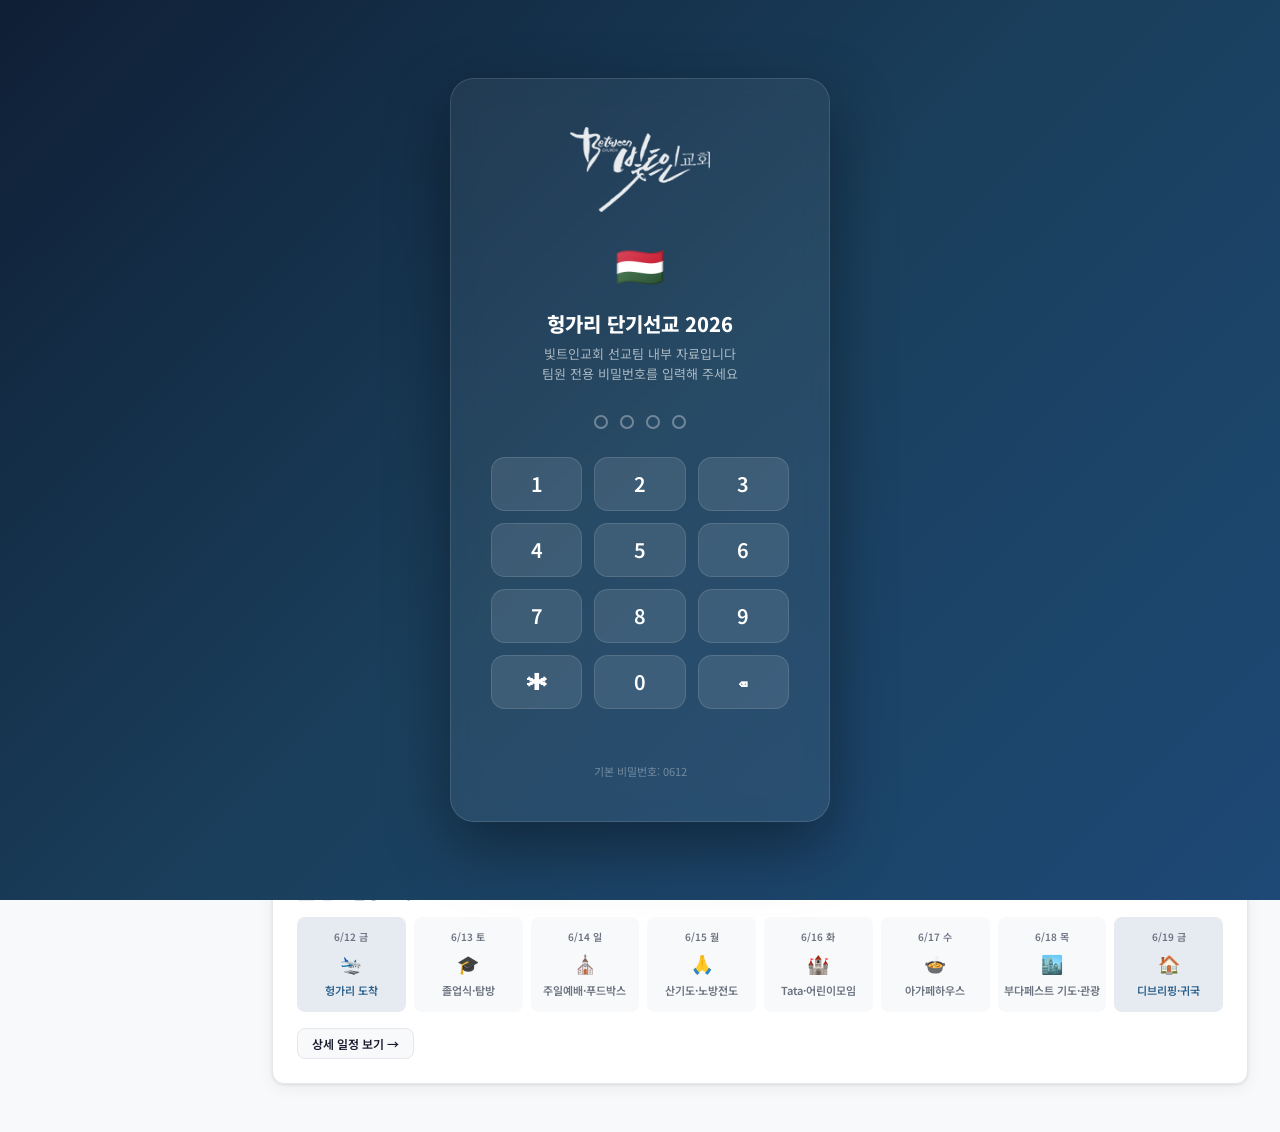
<file: index.html>
<!DOCTYPE html>
<html lang="ko">
<head>
  <meta charset="UTF-8" />
  <meta name="viewport" content="width=device-width, initial-scale=1.0" />
  <title>헝가리 단기선교 2026 | 빛트인교회</title>
  <link rel="icon" href="favicon.ico" />
  <link rel="stylesheet" href="css/style.css" />
  <link rel="preconnect" href="https://fonts.googleapis.com" />
  <link href="https://fonts.googleapis.com/css2?family=Noto+Sans+KR:wght@400;500;600;700;800&display=swap" rel="stylesheet" />
</head>
<body>

<!-- ===== LOCK SCREEN ===== -->
<div class="lock-screen" id="lockScreen">
  <div class="lock-box" id="lockBox">
    <img src="images/between_logo.png" class="lock-logo" alt="빛트인교회" />
    <span class="lock-flag">🇭🇺</span>
    <div class="lock-title">헝가리 단기선교 2026</div>
    <div class="lock-subtitle">빛트인교회 선교팀 내부 자료입니다<br>팀원 전용 비밀번호를 입력해 주세요</div>
    <div class="lock-dots" id="lockDots">
      <div class="lock-dot" id="dot0"></div>
      <div class="lock-dot" id="dot1"></div>
      <div class="lock-dot" id="dot2"></div>
      <div class="lock-dot" id="dot3"></div>
    </div>
    <div class="lock-numpad">
      <button class="lock-key" onclick="lockInput('1')">1</button>
      <button class="lock-key" onclick="lockInput('2')">2</button>
      <button class="lock-key" onclick="lockInput('3')">3</button>
      <button class="lock-key" onclick="lockInput('4')">4</button>
      <button class="lock-key" onclick="lockInput('5')">5</button>
      <button class="lock-key" onclick="lockInput('6')">6</button>
      <button class="lock-key" onclick="lockInput('7')">7</button>
      <button class="lock-key" onclick="lockInput('8')">8</button>
      <button class="lock-key" onclick="lockInput('9')">9</button>
      <button class="lock-key" onclick="lockInput('*')">✱</button>
      <button class="lock-key" onclick="lockInput('0')">0</button>
      <button class="lock-key del" onclick="lockDelete()">⌫</button>
    </div>
    <div class="lock-error-msg" id="lockError"></div>
    <div class="lock-hint">기본 비밀번호: 0612</div>
  </div>
</div>

<!-- 모바일 토글 -->
<button class="sidebar-toggle" onclick="toggleSidebar()" aria-label="메뉴">☰</button>
<div class="sidebar-overlay" id="sidebarOverlay" onclick="toggleSidebar()"></div>

<!-- ===== SIDEBAR ===== -->
<aside class="sidebar" id="sidebar">
  <div class="sidebar-logo">
    <img src="images/between_logo.png"
         class="church-logo" alt="빛트인교회" />
    <div class="mission-name">
      <span class="flag">🇭🇺</span>헝가리 단기선교<br><span style="font-size:11px;opacity:.7;font-weight:500;">자료 모음 · 팀원 전용</span>
    </div>
    <span class="date-badge">6.12 – 6.19, 2026</span>
  </div>

  <nav class="sidebar-nav">
    <div class="nav-section-label">메인</div>
    <button class="nav-item active" onclick="showPage('home', this)">
      <span class="nav-icon">🏠</span> 홈 대시보드
    </button>

    <div class="nav-section-label">자료</div>
    <button class="nav-item" onclick="showPage('notice', this)">
      <span class="nav-icon">📢</span> 공지사항
      <span class="nav-badge new" id="notice-badge">3</span>
    </button>
    <button class="nav-item" onclick="showPage('schedule', this)">
      <span class="nav-icon">📅</span> 일정표
    </button>
    <button class="nav-item" onclick="showPage('prayer', this)">
      <span class="nav-icon">🙏</span> 기도제목
    </button>
    <button class="nav-item" onclick="showPage('team', this)">
      <span class="nav-icon">👥</span> 팀원 소개
    </button>
    <button class="nav-item" onclick="showPage('docs', this)">
      <span class="nav-icon">📄</span> 준비 문서
    </button>
    <button class="nav-item" onclick="showPage('gallery', this)">
      <span class="nav-icon">📸</span> 사진·영상
    </button>
    <button class="nav-item" onclick="showPage('support', this)">
      <span class="nav-icon">💛</span> 헌금·후원
    </button>
    <button class="nav-item" onclick="showPage('reports', this)">
      <span class="nav-icon">✍️</span> 보고서·나눔글
    </button>
  </nav>

  <div class="sidebar-footer">
    <span class="d-day" id="ddayCount">D-??</span>
    <span>출발까지</span>
  </div>
</aside>

<!-- ===== MAIN CONTENT ===== -->
<main class="main-content">

  <!-- ① 홈 대시보드 -->
  <section class="section-page active" id="page-home">
    <div class="hero-banner">
      <h2>🇭🇺 헝가리 단기선교 2026</h2>
      <p>빛트인교회(Between Church) | 하나님의 나라를 헝가리에서 경험하다</p>
      <div class="hero-meta">
        <span>📅 6월 12일 – 6월 19일</span>
        <span>✈️ 부다페스트</span>
        <span>🕊️ 단기선교</span>
      </div>
    </div>

    <div class="grid-4 mb-24">
      <div class="stat-card">
        <div class="stat-icon">📅</div>
        <div class="stat-value">8</div>
        <div class="stat-label">선교 일수</div>
      </div>
      <div class="stat-card">
        <div class="stat-icon">👥</div>
        <div class="stat-value" id="memberCount">0</div>
        <div class="stat-label">팀원 수</div>
      </div>
      <div class="stat-card">
        <div class="stat-icon">🙏</div>
        <div class="stat-value">12</div>
        <div class="stat-label">기도제목</div>
      </div>
      <div class="stat-card">
        <div class="stat-icon">📄</div>
        <div class="stat-value">8</div>
        <div class="stat-label">준비 문서</div>
      </div>
    </div>

    <div class="grid-2">
      <!-- 최신 공지 -->
      <div class="card">
        <div class="card-title">📢 최신 공지사항</div>
        <ul class="notice-list">
          <li class="notice-item" onclick="showPage('notice', document.querySelector('[onclick*=notice]'))">
            <span class="notice-badge badge-important">중요</span>
            <div>
              <div class="notice-title">여권 사본 및 보험 증서 제출 안내</div>
              <div class="notice-date">2026.05.20</div>
            </div>
          </li>
          <li class="notice-item" onclick="showPage('notice', document.querySelector('[onclick*=notice]'))">
            <span class="notice-badge badge-general">일반</span>
            <div>
              <div class="notice-title">선교 준비물 최종 체크리스트 공유</div>
              <div class="notice-date">2026.05.15</div>
            </div>
          </li>
        </ul>
        <button class="btn btn-secondary btn-sm mt-16" onclick="showPage('notice', document.querySelector('[onclick*=notice]'))">전체 보기 →</button>
      </div>

      <!-- 이번 주 기도제목 -->
      <div class="card">
        <div class="card-title">🙏 이번 주 기도제목</div>
        <div style="display:flex;flex-direction:column;gap:10px;">
          <div style="padding:12px;background:var(--bg);border-radius:8px;border-left:3px solid var(--primary)">
            <div style="font-size:12px;font-weight:700;color:var(--primary);margin-bottom:4px;">팀원을 위해</div>
            <div style="font-size:13px;color:var(--text);">각 팀원이 건강하게 준비하며, 마음의 두려움 없이 믿음으로 나아가게 하소서</div>
          </div>
          <div style="padding:12px;background:var(--bg);border-radius:8px;border-left:3px solid var(--accent)">
            <div style="font-size:12px;font-weight:700;color:var(--accent);margin-bottom:4px;">현지를 위해</div>
            <div style="font-size:13px;color:var(--text);">헝가리 현지 교회와의 협력이 풍성하게 열리게 하소서</div>
          </div>
          <div style="padding:12px;background:var(--bg);border-radius:8px;border-left:3px solid var(--success)">
            <div style="font-size:12px;font-weight:700;color:var(--success);margin-bottom:4px;">후원을 위해</div>
            <div style="font-size:13px;color:var(--text);">선교비가 필요한 만큼 채워지며 후원자들에게 하나님의 은혜가 임하게 하소서</div>
          </div>
        </div>
        <button class="btn btn-secondary btn-sm mt-16" onclick="showPage('prayer', document.querySelector('[onclick*=prayer]'))">전체 기도제목 →</button>
      </div>
    </div>

    <!-- 일정 요약 -->
    <div class="card mt-16">
      <div class="card-title">📅 선교 일정 요약</div>
      <div style="display:grid;grid-template-columns:repeat(8,1fr);gap:8px;text-align:center;">
        <div style="padding:12px 4px;border-radius:8px;background:rgba(44,95,138,.12);">
          <div style="font-size:10px;color:var(--text-muted);font-weight:600;">6/12 금</div>
          <div style="font-size:18px;margin:4px 0;">🛬</div>
          <div style="font-size:11px;font-weight:600;color:var(--primary);">헝가리 도착</div>
        </div>
        <div style="padding:12px 4px;border-radius:8px;background:var(--bg);">
          <div style="font-size:10px;color:var(--text-muted);font-weight:600;">6/13 토</div>
          <div style="font-size:18px;margin:4px 0;">🎓</div>
          <div style="font-size:11px;font-weight:600;color:var(--text-muted);">졸업식·탐방</div>
        </div>
        <div style="padding:12px 4px;border-radius:8px;background:var(--bg);">
          <div style="font-size:10px;color:var(--text-muted);font-weight:600;">6/14 일</div>
          <div style="font-size:18px;margin:4px 0;">⛪</div>
          <div style="font-size:11px;font-weight:600;color:var(--text-muted);">주일예배·푸드박스</div>
        </div>
        <div style="padding:12px 4px;border-radius:8px;background:var(--bg);">
          <div style="font-size:10px;color:var(--text-muted);font-weight:600;">6/15 월</div>
          <div style="font-size:18px;margin:4px 0;">🙏</div>
          <div style="font-size:11px;font-weight:600;color:var(--text-muted);">산기도·노방전도</div>
        </div>
        <div style="padding:12px 4px;border-radius:8px;background:var(--bg);">
          <div style="font-size:10px;color:var(--text-muted);font-weight:600;">6/16 화</div>
          <div style="font-size:18px;margin:4px 0;">🏰</div>
          <div style="font-size:11px;font-weight:600;color:var(--text-muted);">Tata·어린이모임</div>
        </div>
        <div style="padding:12px 4px;border-radius:8px;background:var(--bg);">
          <div style="font-size:10px;color:var(--text-muted);font-weight:600;">6/17 수</div>
          <div style="font-size:18px;margin:4px 0;">🍲</div>
          <div style="font-size:11px;font-weight:600;color:var(--text-muted);">아가페하우스</div>
        </div>
        <div style="padding:12px 4px;border-radius:8px;background:var(--bg);">
          <div style="font-size:10px;color:var(--text-muted);font-weight:600;">6/18 목</div>
          <div style="font-size:18px;margin:4px 0;">🏙️</div>
          <div style="font-size:11px;font-weight:600;color:var(--text-muted);">부다페스트 기도·관광</div>
        </div>
        <div style="padding:12px 4px;border-radius:8px;background:rgba(44,95,138,.12);">
          <div style="font-size:10px;color:var(--text-muted);font-weight:600;">6/19 금</div>
          <div style="font-size:18px;margin:4px 0;">🏠</div>
          <div style="font-size:11px;font-weight:600;color:var(--primary);">디브리핑·귀국</div>
        </div>
      </div>
      <button class="btn btn-secondary btn-sm mt-16" onclick="showPage('schedule', document.querySelector('[onclick*=schedule]'))">상세 일정 보기 →</button>
    </div>
  </section>

  <!-- ② 공지사항 -->
  <section class="section-page" id="page-notice">
    <div class="page-header">
      <h1>📢 공지사항</h1>
      <p>선교팀 전체 공지 및 중요 안내사항</p>
    </div>
    <div class="card">
      <ul class="notice-list" id="noticeList">
        <li class="notice-item" onclick="openNoticeModal(0)">
          <span class="notice-badge badge-important">중요</span>
          <div style="flex:1">
            <div class="notice-title">여권 사본 및 보험 증서 제출 안내</div>
            <div class="notice-date">2026.05.20 · 팀장</div>
          </div>
          <span style="color:var(--text-muted);font-size:18px;">›</span>
        </li>
        <li class="notice-item" onclick="openNoticeModal(2)">
          <span class="notice-badge badge-general">일반</span>
          <div style="flex:1">
            <div class="notice-title">선교 준비물 최종 체크리스트 공유</div>
            <div class="notice-date">2026.05.15 · 총무</div>
          </div>
          <span style="color:var(--text-muted);font-size:18px;">›</span>
        </li>
        <li class="notice-item" onclick="openNoticeModal(3)">
          <span class="notice-badge badge-general">일반</span>
          <div style="flex:1">
            <div class="notice-title">선교지 현지 교회 소개 및 협력 사역 개요</div>
            <div class="notice-date">2026.05.10 · 선교부</div>
          </div>
          <span style="color:var(--text-muted);font-size:18px;">›</span>
        </li>
        <li class="notice-item" onclick="openNoticeModal(4)">
          <span class="notice-badge badge-general">일반</span>
          <div style="flex:1">
            <div class="notice-title">헝가리 문화·예절 기본 안내</div>
            <div class="notice-date">2026.05.08 · 선교부</div>
          </div>
          <span style="color:var(--text-muted);font-size:18px;">›</span>
        </li>
      </ul>
    </div>

    <!-- 공지 작성 폼 -->
    <div class="card">
      <div class="card-title">✏️ 공지 작성</div>
      <div class="form-group">
        <label class="form-label">분류</label>
        <select class="form-select" id="noticeType">
          <option value="important">중요</option>
          <option value="new">NEW</option>
          <option value="general" selected>일반</option>
        </select>
      </div>
      <div class="form-group">
        <label class="form-label">제목</label>
        <input type="text" class="form-input" id="noticeTitle" placeholder="공지 제목을 입력하세요" />
      </div>
      <div class="form-group">
        <label class="form-label">내용</label>
        <textarea class="form-textarea" id="noticeContent" placeholder="공지 내용을 입력하세요"></textarea>
      </div>
      <button class="btn btn-primary" onclick="addNotice()">📢 공지 등록</button>
    </div>
  </section>

  <!-- ③ 일정표 -->
  <section class="section-page" id="page-schedule">
    <div class="page-header">
      <h1>📅 선교 일정표</h1>
      <p>2026년 6월 12일(금) – 6월 19일(금) · 헝가리 · 일로나 선교사님과 함께</p>
    </div>

    <!-- Day 1 : 6/12 금 -->
    <div class="card schedule-day">
      <div class="day-header">
        <div class="day-circle" style="background:var(--primary);">
          <span style="font-size:9px">DAY</span>1
        </div>
        <div class="day-info">
          <h3>6월 12일 (금) — 헝가리 도착</h3>
          <p>🍽 저녁: 일로나 선교사님 · 숙소 인근 식당</p>
        </div>
      </div>
      <div class="timeline">
        <div class="timeline-item">
          <span class="timeline-time">오후</span>
          <div class="timeline-content">
            <div class="timeline-title">헝가리 도착 및 숙소 체크인</div>
            <div class="timeline-desc">로밍 / 환전 확인 · 목사님 독방, 미국 친구+성준, 여자 3명 한 방</div>
            <span class="timeline-tag tag-move">이동</span>
          </div>
        </div>
        <div class="timeline-item">
          <span class="timeline-time">저녁</span>
          <div class="timeline-content">
            <div class="timeline-title">숙소 인근 식당에서 저녁 식사</div>
            <div class="timeline-desc">일로나 선교사님과 함께</div>
            <span class="timeline-tag tag-rest">교제</span>
          </div>
        </div>
      </div>
    </div>

    <!-- Day 2 : 6/13 토 -->
    <div class="card schedule-day">
      <div class="day-header">
        <div class="day-circle">
          <span style="font-size:9px">DAY</span>2
        </div>
        <div class="day-info">
          <h3>6월 13일 (토) — 졸업식 & 부다페스트 탐방</h3>
          <p>🍽 점심: 일로나 시어머님 · 저녁: 외식 (마가렛 아일랜드 랑고쉬)</p>
        </div>
      </div>
      <div class="timeline">
        <div class="timeline-item">
          <span class="timeline-time">오전 10:00</span>
          <div class="timeline-content">
            <div class="timeline-title">조안이 졸업식 참여</div>
            <div class="timeline-desc">졸업 선물 준비 · 아침: 토스트·시리얼</div>
            <span class="timeline-tag tag-rest">교제</span>
          </div>
        </div>
        <div class="timeline-item">
          <span class="timeline-time">오후</span>
          <div class="timeline-content">
            <div class="timeline-title">선교사 간증: 사역 이야기 공유 및 질의응답</div>
            <div class="timeline-desc">일로나 선교사님의 현지 사역 나눔</div>
            <span class="timeline-tag tag-ministry">사역</span>
          </div>
        </div>
        <div class="timeline-item">
          <span class="timeline-time">저녁 4~5시</span>
          <div class="timeline-content">
            <div class="timeline-title">부다페스트 구경 — 마가렛 아일랜드</div>
            <div class="timeline-desc">차를 타고 이동 · 랑고쉬(헝가리 전통 빵) 먹기</div>
            <span class="timeline-tag tag-move">문화탐방</span>
          </div>
        </div>
      </div>
    </div>

    <!-- Day 3 : 6/14 일 -->
    <div class="card schedule-day">
      <div class="day-header">
        <div class="day-circle">
          <span style="font-size:9px">DAY</span>3
        </div>
        <div class="day-info">
          <h3>6월 14일 (일) — 주일예배 & 푸드박스 전달</h3>
          <p>🍽 점심: 시어머님 · 저녁: 쌀국수 외식</p>
        </div>
      </div>
      <div class="timeline">
        <div class="timeline-item">
          <span class="timeline-time">오전</span>
          <div class="timeline-content">
            <div class="timeline-title">주일예배: 찬양 및 영어 간증 사역 (Erd 교회)</div>
            <div class="timeline-desc">찬양: 빛 되신 주 · 영어 간증 (1절 헝가리어, 2절 한국어) · 한국어 찬양: 주의 이름 높이며 · 헝가리어 찬양: 좋으신 하나님</div>
            <span class="timeline-tag tag-worship">예배</span>
          </div>
        </div>
        <div class="timeline-item">
          <span class="timeline-time">오후</span>
          <div class="timeline-content">
            <div class="timeline-title">가정방문: 어려운 5가정에 Food Box 전달</div>
            <div class="timeline-desc">푸드박스 함께 만들기 (식용유·밀가루 등 약 6가정) · 기도하고 복음 전하기 · 사영리 준비 필요</div>
            <span class="timeline-tag tag-evangelism">전도</span>
          </div>
        </div>
      </div>
    </div>

    <!-- Day 4 : 6/15 월 -->
    <div class="card schedule-day">
      <div class="day-header">
        <div class="day-circle">
          <span style="font-size:9px">DAY</span>4
        </div>
        <div class="day-info">
          <h3>6월 15일 (월) — 산기도 & 노방전도</h3>
          <p>🍽 점심: 잼·빵 지참 · 저녁: 한국 음식 (10인분 준비)</p>
        </div>
      </div>
      <div class="timeline">
        <div class="timeline-item">
          <span class="timeline-time">오전</span>
          <div class="timeline-content">
            <div class="timeline-title">산기도 — Ófalu 동산</div>
            <div class="timeline-desc">지역 복음화를 위한 기도 및 찬양</div>
            <span class="timeline-tag tag-worship">기도</span>
          </div>
        </div>
        <div class="timeline-item">
          <span class="timeline-time">오후</span>
          <div class="timeline-content">
            <div class="timeline-title">노방전도 — Stopshop 번화가 (H&M 도로)</div>
            <div class="timeline-desc">헝가리어 사영리 연습 · 전도지와 함께 줄 소품 준비 (휴지·포스트잇 등, 음식 제외) · 헝가리 선교사님들도 함께 · 허가 완료</div>
            <span class="timeline-tag tag-evangelism">전도</span>
          </div>
        </div>
      </div>
    </div>

    <!-- Day 5 : 6/16 화 -->
    <div class="card schedule-day">
      <div class="day-header">
        <div class="day-circle">
          <span style="font-size:9px">DAY</span>5
        </div>
        <div class="day-info">
          <h3>6월 16일 (화) — Tata 문화탐방 & 어린이 모임</h3>
          <p>🍽 점심: Tata / Grill étterem (외식) · 저녁: Burger King (외식)</p>
        </div>
      </div>
      <div class="timeline">
        <div class="timeline-item">
          <span class="timeline-time">오전</span>
          <div class="timeline-content">
            <div class="timeline-title">문화탐방 — Tata 호수 및 작은 궁전 방문</div>
            <div class="timeline-desc">Tatai Kastély 성 방문 고려 (입장료 유료) · 간단한 간식 지참</div>
            <span class="timeline-tag tag-move">문화탐방</span>
          </div>
        </div>
        <div class="timeline-item">
          <span class="timeline-time">오후</span>
          <div class="timeline-content">
            <div class="timeline-title">어린이 모임 — Szelkut 교회 (10~16세, 약 10명)</div>
            <div class="timeline-desc">영어 메시지 · 짧은 설교 · 간단한 게임 · 율동 · 만들기 (1시간 이내) · 한국 간식 선물 (키링 제외) · 일로나 선교사님 통역</div>
            <span class="timeline-tag tag-ministry">사역</span>
          </div>
        </div>
      </div>
    </div>

    <!-- Day 6 : 6/17 수 -->
    <div class="card schedule-day">
      <div class="day-header">
        <div class="day-circle">
          <span style="font-size:9px">DAY</span>6
        </div>
        <div class="day-info">
          <h3>6월 17일 (수) — 아가페 하우스 장애인 센터</h3>
          <p>🍽 점심: 굴라쉬 (센터에서 직접 조리) · 저녁: 한국 음식 누들 (10인분)</p>
        </div>
      </div>
      <div class="timeline">
        <div class="timeline-item">
          <span class="timeline-time">오전</span>
          <div class="timeline-content">
            <div class="timeline-title">아가페 하우스 — 장애인 센터 방문 및 장보기</div>
            <div class="timeline-desc">헝가리어 사영리 연습 · 헝가리어 간단한 문장 연습 ("하나님이 사랑하신다")</div>
            <span class="timeline-tag tag-ministry">사역</span>
          </div>
        </div>
        <div class="timeline-item">
          <span class="timeline-time">오후</span>
          <div class="timeline-content">
            <div class="timeline-title">굴라쉬 조리 (7~12인분) 및 장애인들과 교제</div>
            <div class="timeline-desc">일로나 선교사님이 요리 리드 · 장애인들과 게임 활동 · 이후 함께 외출 (장소 선교사님 확인 중)</div>
            <span class="timeline-tag tag-ministry">사역</span>
          </div>
        </div>
      </div>
    </div>

    <!-- Day 7 : 6/18 목 -->
    <div class="card schedule-day">
      <div class="day-header">
        <div class="day-circle">
          <span style="font-size:9px">DAY</span>7
        </div>
        <div class="day-info">
          <h3>6월 18일 (목) — 부다페스트 중보기도 & 관광</h3>
          <p>🍽 점심: Horizont (외식) · 저녁: Jamie's on Castle Hill (외식) · 외식비 사역비 포함</p>
        </div>
      </div>
      <div class="timeline">
        <div class="timeline-item">
          <span class="timeline-time">오전</span>
          <div class="timeline-content">
            <div class="timeline-title">부다페스트 주요 포인트별 중보기도</div>
            <div class="timeline-desc">부다페스트 안 스팟 선정 (야경 제외) · 목사님과 장소 협의</div>
            <span class="timeline-tag tag-worship">기도</span>
          </div>
        </div>
        <div class="timeline-item">
          <span class="timeline-time">오후</span>
          <div class="timeline-content">
            <div class="timeline-title">부다페스트 시내 명소 관광</div>
            <div class="timeline-desc">목사님께 여쭤보기</div>
            <span class="timeline-tag tag-move">문화탐방</span>
          </div>
        </div>
      </div>
    </div>

    <!-- Day 8 : 6/19 금 -->
    <div class="card schedule-day">
      <div class="day-header">
        <div class="day-circle" style="background:var(--primary);">
          <span style="font-size:9px">DAY</span>8
        </div>
        <div class="day-info">
          <h3>6월 19일 (금) — 디브리핑 & 귀국</h3>
          <p>🍽 일로나 선교사님과 마지막 식사</p>
        </div>
      </div>
      <div class="timeline">
        <div class="timeline-item">
          <span class="timeline-time">오전</span>
          <div class="timeline-content">
            <div class="timeline-title">디브리핑 — 소감 나눔 및 삶의 적용 기도회</div>
            <div class="timeline-desc">선교사님 감사 선물 전달 (4~5개 준비)</div>
            <span class="timeline-tag tag-worship">예배</span>
          </div>
        </div>
        <div class="timeline-item">
          <span class="timeline-time">오후 늦게</span>
          <div class="timeline-content">
            <div class="timeline-title">공항 이동 및 출국</div>
            <div class="timeline-desc">헝가리 출발 → 한국 귀국</div>
            <span class="timeline-tag tag-move">이동</span>
          </div>
        </div>
      </div>
    </div>
  </section>

  <!-- ④ 기도제목 -->
  <section class="section-page" id="page-prayer">
    <div class="page-header">
      <h1>🙏 기도제목</h1>
      <p>선교를 위한 중보기도 제목을 모아두었습니다</p>
    </div>

    <div class="grid-2">
      <div>
        <div class="prayer-card">
          <div class="prayer-category">🙋 팀원을 위한 기도</div>
          <h3>건강과 안전을 위해</h3>
          <p>모든 팀원이 선교 기간 동안 건강을 유지하고, 이동과 사역 중 안전하게 보호받게 하소서.</p>
          <div class="prayer-verse">📖 "여호와는 나의 목자시니 내게 부족함이 없으리로다" — 시편 23:1</div>
        </div>
        <div class="prayer-card">
          <div class="prayer-category">🙋 팀원을 위한 기도</div>
          <h3>믿음과 담대함을 위해</h3>
          <p>두려움과 낯선 환경 앞에서도 믿음으로 나아가며 담대하게 복음을 전하게 하소서.</p>
          <div class="prayer-verse">📖 "내가 너를 강하게 하리라 참으로 너를 도와주리라" — 이사야 41:10</div>
        </div>
        <div class="prayer-card">
          <div class="prayer-category">🙋 팀원을 위한 기도</div>
          <h3>팀의 하나됨을 위해</h3>
          <p>팀원들이 서로 사랑하고 섬기며 성령 안에서 하나가 되어 사역하게 하소서.</p>
        </div>
        <div class="prayer-card">
          <div class="prayer-category">✈️ 여행을 위한 기도</div>
          <h3>이동의 안전을 위해</h3>
          <p>비행기와 현지 이동 중 모든 여정이 평안하고 안전하게 하소서.</p>
        </div>
      </div>
      <div>
        <div class="prayer-card">
          <div class="prayer-category">🇭🇺 현지를 위한 기도</div>
          <h3>헝가리 교회와 협력을 위해</h3>
          <p>현지 교회와의 협력이 풍성하게 열리고, 서로 격려하며 하나님 나라를 함께 세워가게 하소서.</p>
          <div class="prayer-verse">📖 "보라 형제가 연합하여 동거함이 어찌 그리 선하고 아름다운고" — 시편 133:1</div>
        </div>
        <div class="prayer-card">
          <div class="prayer-category">🇭🇺 현지를 위한 기도</div>
          <h3>헝가리 영혼 구원을 위해</h3>
          <p>헝가리 땅에 복음의 문이 활짝 열리고, 많은 영혼이 예수 그리스도를 만나게 하소서.</p>
          <div class="prayer-verse">📖 "주의 성령이 내게 임하셨으니 이는 가난한 자에게 복음을 전하게 하려 하심이라" — 누가복음 4:18</div>
        </div>
        <div class="prayer-card">
          <div class="prayer-category">💰 후원을 위한 기도</div>
          <h3>재정 공급을 위해</h3>
          <p>선교에 필요한 모든 재정이 하나님께서 예비하신 대로 채워지게 하소서. 후원자들에게도 하나님의 은혜가 넘치게 하소서.</p>
        </div>
        <div class="prayer-card">
          <div class="prayer-category">🏠 한국 교회를 위한 기도</div>
          <h3>파송 교회 빛트인교회를 위해</h3>
          <p>단기선교를 파송하는 빛트인교회(Between Church)가 선교의 열정으로 더욱 성장하고, 교회 공동체가 함께 기도로 동참하게 하소서.</p>
        </div>
      </div>
    </div>

    <!-- 기도제목 추가 -->
    <div class="card">
      <div class="card-title">➕ 기도제목 추가</div>
      <div class="form-group">
        <label class="form-label">분류</label>
        <select class="form-select" id="prayerCategory">
          <option>팀원을 위한 기도</option>
          <option>현지를 위한 기도</option>
          <option>후원을 위한 기도</option>
          <option>기타</option>
        </select>
      </div>
      <div class="form-group">
        <label class="form-label">제목</label>
        <input type="text" class="form-input" id="prayerTitle" placeholder="기도제목 제목" />
      </div>
      <div class="form-group">
        <label class="form-label">내용</label>
        <textarea class="form-textarea" id="prayerContent" placeholder="기도 내용을 입력하세요"></textarea>
      </div>
      <div class="form-group">
        <label class="form-label">말씀 (선택)</label>
        <input type="text" class="form-input" id="prayerVerse" placeholder="예) 빌립보서 4:6-7" />
      </div>
      <button class="btn btn-primary" onclick="addPrayer()">🙏 기도제목 등록</button>
    </div>
  </section>

  <!-- ⑤ 팀원 소개 -->
  <section class="section-page" id="page-team">
    <div class="page-header">
      <h1>👥 팀원 소개</h1>
      <p>2026 헝가리 단기선교팀 멤버를 소개합니다</p>
    </div>

    <div class="grid-3" id="teamGrid">
      <div class="member-card">
        <div class="member-avatar">🙌</div>
        <div class="member-name">팀장</div>
        <div class="member-role">팀장 / 인솔</div>
        <div class="member-desc">전체 팀을 이끌고 현지 선교사와 소통을 담당합니다</div>
        <div class="member-pray"><strong>기도제목:</strong> 팀 전체를 지혜롭게 이끌 수 있도록</div>
      </div>
      <div class="member-card">
        <div class="member-avatar">🎵</div>
        <div class="member-name">팀원 A</div>
        <div class="member-role">찬양 인도</div>
        <div class="member-desc">예배와 찬양 사역을 담당합니다</div>
        <div class="member-pray"><strong>기도제목:</strong> 찬양 사역을 통해 하나님의 임재가 나타나도록</div>
      </div>
      <div class="member-card">
        <div class="member-avatar">📸</div>
        <div class="member-name">팀원 B</div>
        <div class="member-role">기록 / 촬영</div>
        <div class="member-desc">사역 현장을 사진과 영상으로 기록합니다</div>
        <div class="member-pray"><strong>기도제목:</strong> 선교 현장을 잘 기록하여 교회와 나눌 수 있도록</div>
      </div>
      <div class="member-card">
        <div class="member-avatar">💊</div>
        <div class="member-name">팀원 C</div>
        <div class="member-role">의료 / 안전</div>
        <div class="member-desc">팀원 건강 및 안전 관리를 맡습니다</div>
        <div class="member-pray"><strong>기도제목:</strong> 모든 팀원이 건강하게 사역할 수 있도록</div>
      </div>
      <div class="member-card">
        <div class="member-avatar">💰</div>
        <div class="member-name">팀원 D</div>
        <div class="member-role">총무 / 재정</div>
        <div class="member-desc">선교비 관리 및 행정 업무를 담당합니다</div>
        <div class="member-pray"><strong>기도제목:</strong> 재정 관리에 지혜를 주시도록</div>
      </div>
      <div class="member-card">
        <div class="member-avatar">🗣️</div>
        <div class="member-name">팀원 E</div>
        <div class="member-role">통역 보조</div>
        <div class="member-desc">영어 통역 및 현지 소통을 지원합니다</div>
        <div class="member-pray"><strong>기도제목:</strong> 언어의 장벽을 넘어 소통이 잘 이루어지도록</div>
      </div>
    </div>

    <div class="card mt-16" style="margin-top:24px">
      <div class="card-title">➕ 팀원 추가</div>
      <div class="grid-2">
        <div class="form-group">
          <label class="form-label">이름</label>
          <input type="text" class="form-input" id="memberName" placeholder="이름" />
        </div>
        <div class="form-group">
          <label class="form-label">역할</label>
          <input type="text" class="form-input" id="memberRole" placeholder="예) 찬양 인도, 총무" />
        </div>
      </div>
      <div class="form-group">
        <label class="form-label">소개</label>
        <input type="text" class="form-input" id="memberDesc" placeholder="간단한 소개" />
      </div>
      <div class="form-group">
        <label class="form-label">기도제목</label>
        <input type="text" class="form-input" id="memberPray" placeholder="개인 기도제목" />
      </div>
      <button class="btn btn-primary" onclick="addMember()">👤 팀원 추가</button>
    </div>
  </section>

  <!-- ⑥ 준비 문서 -->
  <section class="section-page" id="page-docs">
    <div class="page-header">
      <h1>📄 준비 문서</h1>
      <p>선교 준비에 필요한 자료를 모아두었습니다</p>
    </div>

    <div class="grid-2 mb-24">
      <div class="card">
        <div class="card-title">🗂️ 행정 / 여행 서류</div>
        <div style="display:flex;flex-direction:column;gap:10px;">
          <a class="doc-item" href="#" onclick="docAlert(event,'여권 사본 제출 양식')">
            <span class="doc-icon">📋</span>
            <div class="doc-info">
              <div class="doc-name">여권 사본 제출 양식</div>
              <div class="doc-meta">마감: 5월 31일</div>
            </div>
            <span class="doc-tag">필수</span>
          </a>
          <a class="doc-item" href="#" onclick="docAlert(event,'해외여행자보험 가입 안내')">
            <span class="doc-icon">🛡️</span>
            <div class="doc-info">
              <div class="doc-name">해외여행자보험 가입 안내</div>
              <div class="doc-meta">보험사 & 가입 방법</div>
            </div>
            <span class="doc-tag">필수</span>
          </a>
          <a class="doc-item" href="#" onclick="docAlert(event,'비자 정보 (헝가리 무비자 확인)')">
            <span class="doc-icon">🪪</span>
            <div class="doc-info">
              <div class="doc-name">비자 정보 (헝가리 무비자)</div>
              <div class="doc-meta">솅겐 협정 90일 무비자</div>
            </div>
            <span class="doc-tag">참고</span>
          </a>
          <a class="doc-item" href="#" onclick="docAlert(event,'긴급연락망 & 비상연락처')">
            <span class="doc-icon">📞</span>
            <div class="doc-info">
              <div class="doc-name">긴급연락망 & 비상연락처</div>
              <div class="doc-meta">현지 선교사, 대사관, 병원</div>
            </div>
            <span class="doc-tag">필수</span>
          </a>
        </div>
      </div>

      <div class="card">
        <div class="card-title">✈️ 선교 준비 자료</div>
        <div style="display:flex;flex-direction:column;gap:10px;">
          <a class="doc-item" href="#" onclick="docAlert(event,'최종 준비물 체크리스트')">
            <span class="doc-icon">✅</span>
            <div class="doc-info">
              <div class="doc-name">최종 준비물 체크리스트</div>
              <div class="doc-meta">개인 준비물 / 팀 공용</div>
            </div>
            <span class="doc-tag">필수</span>
          </a>
          <a class="doc-item" href="#" onclick="docAlert(event,'헝가리 문화·예절 안내')">
            <span class="doc-icon">🇭🇺</span>
            <div class="doc-info">
              <div class="doc-name">헝가리 문화·예절 안내</div>
              <div class="doc-meta">현지 문화 이해 가이드</div>
            </div>
            <span class="doc-tag">참고</span>
          </a>
          <a class="doc-item" href="#" onclick="docAlert(event,'기본 헝가리어 회화')">
            <span class="doc-icon">💬</span>
            <div class="doc-info">
              <div class="doc-name">기본 헝가리어 회화</div>
              <div class="doc-meta">인사 / 감사 / 기도 표현</div>
            </div>
            <span class="doc-tag">참고</span>
          </a>
          <a class="doc-item" href="#" onclick="docAlert(event,'현지 교회 정보 & 사역지 소개')">
            <span class="doc-icon">⛪</span>
            <div class="doc-info">
              <div class="doc-name">현지 교회 정보 & 사역지</div>
              <div class="doc-meta">협력 교회 및 사역 내용</div>
            </div>
            <span class="doc-tag">필수</span>
          </a>
        </div>
      </div>
    </div>

    <!-- 준비물 체크리스트 -->
    <div class="card">
      <div class="card-title">✅ 개인 준비물 체크리스트</div>
      <div class="grid-2" style="gap:8px;" id="checklistGrid">
        <!-- JS로 렌더링 -->
      </div>
    </div>
  </section>

  <!-- ⑦ 사진·영상 갤러리 -->
  <section class="section-page" id="page-gallery">
    <div class="page-header">
      <h1>📸 사진·영상 갤러리</h1>
      <p>선교 현장의 소중한 순간들을 나눕니다</p>
    </div>

    <div class="card mb-16">
      <div style="display:flex;align-items:center;justify-content:space-between;margin-bottom:16px;flex-wrap:wrap;gap:8px;">
        <div style="display:flex;gap:8px;">
          <button class="btn btn-primary btn-sm" onclick="filterGallery('all')" id="filter-all">전체</button>
          <button class="btn btn-secondary btn-sm" onclick="filterGallery('before')" id="filter-before">출발 전</button>
          <button class="btn btn-secondary btn-sm" onclick="filterGallery('mission')" id="filter-mission">사역</button>
          <button class="btn btn-secondary btn-sm" onclick="filterGallery('daily')" id="filter-daily">일상</button>
        </div>
        <label class="btn btn-secondary btn-sm" style="cursor:pointer;">
          📷 사진 업로드
          <input type="file" accept="image/*" multiple style="display:none" onchange="uploadPhotos(event)" />
        </label>
      </div>

      <div class="gallery-grid" id="galleryGrid">
        <div class="gallery-item" data-category="before">
          <div class="gallery-placeholder"><span>🙏</span><span>출발 전 기도회</span></div>
        </div>
        <div class="gallery-item" data-category="before">
          <div class="gallery-placeholder"><span>✈️</span><span>공항 출발</span></div>
        </div>
        <div class="gallery-item" data-category="mission">
          <div class="gallery-placeholder"><span>⛪</span><span>현지 예배</span></div>
        </div>
        <div class="gallery-item" data-category="mission">
          <div class="gallery-placeholder"><span>🤝</span><span>현지인과 교제</span></div>
        </div>
        <div class="gallery-item" data-category="mission">
          <div class="gallery-placeholder"><span>🌿</span><span>사역 현장</span></div>
        </div>
        <div class="gallery-item" data-category="daily">
          <div class="gallery-placeholder"><span>🍜</span><span>현지 식사</span></div>
        </div>
        <div class="gallery-item" data-category="daily">
          <div class="gallery-placeholder"><span>🏙️</span><span>부다페스트</span></div>
        </div>
        <div class="gallery-item" data-category="mission">
          <div class="gallery-placeholder"><span>🎉</span><span>문화 이벤트</span></div>
        </div>
        <div class="gallery-item" data-category="before">
          <div class="gallery-placeholder"><span>📦</span><span>짐 준비</span></div>
        </div>
      </div>
    </div>

    <!-- 영상 섹션 -->
    <div class="card">
      <div class="card-title">🎬 영상 자료</div>
      <div style="display:flex;flex-direction:column;gap:10px;">
        <div style="display:flex;align-items:center;gap:12px;padding:14px;background:var(--bg);border-radius:8px;">
          <span style="font-size:28px;">▶️</span>
          <div>
            <div style="font-size:14px;font-weight:600;">선교 준비 영상 — 현지 소개</div>
            <div style="font-size:12px;color:var(--text-muted);">업로드 예정</div>
          </div>
        </div>
        <div style="display:flex;align-items:center;gap:12px;padding:14px;background:var(--bg);border-radius:8px;">
          <span style="font-size:28px;">▶️</span>
          <div>
            <div style="font-size:14px;font-weight:600;">선교 보고 영상</div>
            <div style="font-size:12px;color:var(--text-muted);">선교 후 업로드 예정</div>
          </div>
        </div>
      </div>
      <div class="form-group" style="margin-top:16px;">
        <label class="form-label">유튜브/영상 링크 추가</label>
        <div style="display:flex;gap:8px;">
          <input type="text" class="form-input" id="videoUrl" placeholder="영상 제목" style="flex:1" />
          <button class="btn btn-primary" onclick="addVideo()">추가</button>
        </div>
      </div>
    </div>
  </section>

  <!-- ⑧ 헌금·후원 -->
  <section class="section-page" id="page-support">
    <div class="page-header">
      <h1>💛 헌금·후원</h1>
      <p>헝가리 단기선교를 위한 후원에 감사드립니다</p>
    </div>

    <div class="support-hero">
      <div style="font-size:13px;color:var(--text-muted);margin-bottom:4px;">선교비 모금 현황</div>
      <div class="goal-amount" id="raisedAmount">0원</div>
      <div style="font-size:14px;color:var(--text-muted);">목표: <strong id="goalAmount">0원</strong></div>
      <div class="progress-bar-wrap">
        <div class="progress-bar" id="progressBar" style="width:0%"></div>
      </div>
      <div class="progress-labels">
        <span id="progressPct">0% 달성</span>
        <span id="remainAmount">0원 남음</span>
      </div>
    </div>

    <div class="grid-2">
      <div class="card">
        <div class="card-title">🏦 후원 계좌 안내</div>
        <div class="account-box">
          <div class="account-label">후원 계좌</div>
          <div class="account-num">000-0000-0000-00</div>
          <div class="account-name">빛트인교회 (헝가리선교팀)</div>
          <div style="margin-top:8px;font-size:12px;color:var(--text-muted);">
            ※ 송금 시 <strong>이름 + 선교</strong>로 메모 부탁드립니다
          </div>
        </div>
        <div style="margin-top:16px;padding:14px;background:rgba(232,160,32,.06);border:1px solid rgba(232,160,32,.2);border-radius:8px;">
          <div style="font-size:13px;font-weight:600;color:var(--accent);margin-bottom:6px;">💌 후원 감사 안내</div>
          <div style="font-size:13px;color:var(--text-muted);line-height:1.6;">
            후원해 주신 모든 분들의 성함을 기억하여 선교 현장에서 함께 기도하겠습니다. 선교 후 보고서를 발송해 드립니다.
          </div>
        </div>
      </div>

      <div class="card">
        <div class="card-title">📊 선교비 예산 항목</div>
        <div style="display:flex;flex-direction:column;gap:8px;" id="budgetList">
          <div style="display:flex;justify-content:space-between;align-items:center;padding:10px 0;border-bottom:1px solid var(--border);">
            <span style="font-size:13px;">✈️ 항공권</span>
            <span style="font-weight:700;font-size:13px;">미정</span>
          </div>
          <div style="display:flex;justify-content:space-between;align-items:center;padding:10px 0;border-bottom:1px solid var(--border);">
            <span style="font-size:13px;">🏨 숙박비</span>
            <span style="font-weight:700;font-size:13px;">미정</span>
          </div>
          <div style="display:flex;justify-content:space-between;align-items:center;padding:10px 0;border-bottom:1px solid var(--border);">
            <span style="font-size:13px;">🍽️ 식비</span>
            <span style="font-weight:700;font-size:13px;">미정</span>
          </div>
          <div style="display:flex;justify-content:space-between;align-items:center;padding:10px 0;border-bottom:1px solid var(--border);">
            <span style="font-size:13px;">🚌 현지 교통비</span>
            <span style="font-weight:700;font-size:13px;">미정</span>
          </div>
          <div style="display:flex;justify-content:space-between;align-items:center;padding:10px 0;border-bottom:1px solid var(--border);">
            <span style="font-size:13px;">📦 사역 물품비</span>
            <span style="font-weight:700;font-size:13px;">미정</span>
          </div>
          <div style="display:flex;justify-content:space-between;align-items:center;padding:10px 0;">
            <span style="font-size:13px;font-weight:700;">합계</span>
            <span style="font-weight:800;font-size:15px;color:var(--primary);">미정</span>
          </div>
        </div>
      </div>
    </div>

    <!-- 후원 현황 입력 -->
    <div class="card" style="margin-top:16px;">
      <div class="card-title">⚙️ 후원 현황 업데이트 (관리자용)</div>
      <div class="grid-2">
        <div class="form-group">
          <label class="form-label">목표 금액 (원)</label>
          <input type="number" class="form-input" id="goalInput" placeholder="예) 10000000" />
        </div>
        <div class="form-group">
          <label class="form-label">모금 금액 (원)</label>
          <input type="number" class="form-input" id="raisedInput" placeholder="예) 5000000" />
        </div>
      </div>
      <button class="btn btn-accent" onclick="updateSupport()">💰 현황 업데이트</button>
    </div>
  </section>

  <!-- ⑨ 보고서·나눔글 -->
  <section class="section-page" id="page-reports">
    <div class="page-header">
      <h1>✍️ 보고서·나눔글</h1>
      <p>선교 현장에서의 나눔과 보고를 기록합니다</p>
    </div>

    <div id="reportList">
      <div class="report-card" onclick="openReportModal(0)">
        <div class="report-header">
          <div>
            <div class="report-title">📋 2026 헝가리 단기선교 최종 보고서</div>
            <div class="report-author">팀장 · 선교 후 작성 예정</div>
          </div>
          <span style="color:var(--text-muted);font-size:20px;flex-shrink:0;">›</span>
        </div>
        <div class="report-preview">선교를 마치고 전체 여정과 사역 내용, 하나님께서 행하신 일들을 정리한 공식 보고서입니다. 현지 교회와의 협력, 전도 결과, 팀원 간증 등이 담길 예정입니다.</div>
        <div class="report-tags">
          <span class="report-tag">공식보고서</span>
          <span class="report-tag">선교후</span>
        </div>
      </div>
    </div>

    <!-- 나눔글 작성 -->
    <div class="card" style="margin-top:16px;">
      <div class="card-title">✏️ 나눔글 / 보고서 작성</div>
      <div class="form-group">
        <label class="form-label">분류</label>
        <select class="form-select" id="reportType">
          <option>나눔글</option>
          <option>일일 보고</option>
          <option>공식 보고서</option>
          <option>간증</option>
        </select>
      </div>
      <div class="form-group">
        <label class="form-label">제목</label>
        <input type="text" class="form-input" id="reportTitle" placeholder="제목을 입력하세요" />
      </div>
      <div class="form-group">
        <label class="form-label">작성자</label>
        <input type="text" class="form-input" id="reportAuthor" placeholder="이름" />
      </div>
      <div class="form-group">
        <label class="form-label">내용</label>
        <textarea class="form-textarea" id="reportContent" placeholder="나눔 내용을 작성하세요..." style="min-height:160px;"></textarea>
      </div>
      <button class="btn btn-primary" onclick="addReport()">✍️ 등록</button>
    </div>
  </section>

</main>

<!-- ===== MODAL ===== -->
<div class="modal-overlay" id="modalOverlay" onclick="closeModal(event)">
  <div class="modal">
    <div class="modal-header">
      <div class="modal-title" id="modalTitle">제목</div>
      <button class="modal-close" onclick="closeModalBtn()">✕</button>
    </div>
    <div class="modal-body" id="modalBody">내용</div>
  </div>
</div>

<script src="js/app.js"></script>
</body>
</html>
</file>
<file: css/style.css>
/* ===== RESET & BASE ===== */
*, *::before, *::after { box-sizing: border-box; margin: 0; padding: 0; }

:root {
  --primary: #2C5F8A;
  --primary-light: #3A7BBF;
  --primary-dark: #1A3F5C;
  --accent: #E8A020;
  --accent-light: #F5C65A;
  --bg: #F8F9FB;
  --bg-card: #FFFFFF;
  --text: #1A1A2E;
  --text-muted: #6B7280;
  --border: #E5E7EB;
  --success: #10B981;
  --danger: #EF4444;
  --sidebar-w: 240px;
  --header-h: 64px;
  --radius: 12px;
  --shadow: 0 1px 3px rgba(0,0,0,.08), 0 4px 16px rgba(0,0,0,.06);
  --shadow-md: 0 4px 12px rgba(0,0,0,.10), 0 8px 32px rgba(0,0,0,.08);
  --transition: .2s ease;
}

html { font-size: 16px; scroll-behavior: smooth; }
body {
  font-family: 'Pretendard', 'Apple SD Gothic Neo', 'Noto Sans KR', sans-serif;
  background: var(--bg);
  color: var(--text);
  line-height: 1.6;
  min-height: 100vh;
}

/* ===== SCROLLBAR ===== */
::-webkit-scrollbar { width: 6px; }
::-webkit-scrollbar-track { background: transparent; }
::-webkit-scrollbar-thumb { background: var(--border); border-radius: 3px; }

/* ===== LOCK SCREEN ===== */
.lock-screen {
  position: fixed; inset: 0;
  background: linear-gradient(135deg, #0f1f35 0%, #1A3F5C 50%, #1e4976 100%);
  z-index: 1000;
  display: flex;
  align-items: center;
  justify-content: center;
  flex-direction: column;
}
.lock-screen.hidden { display: none; }
.lock-box {
  background: rgba(255,255,255,.06);
  backdrop-filter: blur(12px);
  -webkit-backdrop-filter: blur(12px);
  border: 1px solid rgba(255,255,255,.12);
  border-radius: 24px;
  padding: 48px 40px 40px;
  width: 100%; max-width: 380px;
  text-align: center;
  box-shadow: 0 24px 64px rgba(0,0,0,.4);
}
.lock-logo {
  width: 140px;
  margin: 0 auto 20px;
  display: block;
  filter: brightness(0) invert(1);
  opacity: .9;
}
.lock-flag { font-size: 40px; margin-bottom: 12px; display: block; }
.lock-title {
  font-size: 20px; font-weight: 800;
  color: #fff; margin-bottom: 4px;
}
.lock-subtitle {
  font-size: 13px; color: rgba(255,255,255,.6);
  margin-bottom: 32px; line-height: 1.5;
}
.lock-dots {
  display: flex; justify-content: center; gap: 12px;
  margin-bottom: 28px;
}
.lock-dot {
  width: 14px; height: 14px;
  border-radius: 50%;
  border: 2px solid rgba(255,255,255,.35);
  background: transparent;
  transition: all .15s ease;
}
.lock-dot.filled {
  background: #fff;
  border-color: #fff;
  transform: scale(1.1);
}
.lock-dot.error { border-color: #ff6b6b; background: #ff6b6b; }
.lock-numpad {
  display: grid;
  grid-template-columns: repeat(3, 1fr);
  gap: 12px;
  margin-bottom: 16px;
}
.lock-key {
  background: rgba(255,255,255,.1);
  border: 1px solid rgba(255,255,255,.12);
  border-radius: 14px;
  padding: 16px;
  font-size: 20px; font-weight: 600;
  color: #fff;
  cursor: pointer;
  transition: all .12s ease;
  font-family: inherit;
  line-height: 1;
}
.lock-key:hover { background: rgba(255,255,255,.2); transform: scale(1.04); }
.lock-key:active { transform: scale(.96); background: rgba(255,255,255,.25); }
.lock-key.del { font-size: 16px; }
.lock-hint {
  font-size: 11px; color: rgba(255,255,255,.35);
  margin-top: 20px;
}
.lock-error-msg {
  font-size: 13px; color: #ff8a8a;
  margin-top: 8px; min-height: 18px;
  font-weight: 500;
}
@keyframes shake {
  0%,100% { transform: translateX(0); }
  20% { transform: translateX(-8px); }
  40% { transform: translateX(8px); }
  60% { transform: translateX(-6px); }
  80% { transform: translateX(6px); }
}
.lock-box.shake { animation: shake .4s ease; }

/* ===== SIDEBAR ===== */
.sidebar {
  position: fixed;
  top: 0; left: 0;
  width: var(--sidebar-w);
  height: 100vh;
  background: #0f1f35;
  border-right: 1px solid rgba(255,255,255,.08);
  display: flex;
  flex-direction: column;
  z-index: 100;
  transition: transform var(--transition);
}

.sidebar-logo {
  padding: 20px 20px 18px;
  border-bottom: 1px solid rgba(255,255,255,.08);
  background: rgba(0,0,0,.15);
}
.sidebar-logo img.church-logo {
  width: 110px;
  display: block;
  margin-bottom: 10px;
  filter: brightness(0) invert(1);
  opacity: .9;
}
.sidebar-logo .mission-name {
  font-size: 13px;
  font-weight: 700;
  color: rgba(255,255,255,.9);
  line-height: 1.4;
}
.sidebar-logo .flag {
  font-size: 18px;
  margin-right: 4px;
}
.sidebar-logo .date-badge {
  display: inline-block;
  margin-top: 8px;
  font-size: 11px;
  color: var(--accent-light);
  background: rgba(232,160,32,.18);
  border-radius: 20px;
  padding: 2px 10px;
  font-weight: 600;
}

.sidebar-nav { flex: 1; padding: 12px 0; overflow-y: auto; }
.nav-section-label {
  font-size: 10px;
  font-weight: 700;
  color: rgba(255,255,255,.3);
  text-transform: uppercase;
  letter-spacing: 1.2px;
  padding: 12px 20px 4px;
}
.nav-item {
  display: flex;
  align-items: center;
  gap: 10px;
  padding: 10px 20px;
  cursor: pointer;
  border-radius: 8px;
  margin: 1px 8px;
  font-size: 14px;
  font-weight: 500;
  color: rgba(255,255,255,.5);
  transition: all var(--transition);
  text-decoration: none;
  border: none;
  background: none;
  width: calc(100% - 16px);
  text-align: left;
}
.nav-item:hover { background: rgba(255,255,255,.07); color: rgba(255,255,255,.9); }
.nav-item.active { background: rgba(255,255,255,.12); color: #fff; font-weight: 600; }
.nav-item .nav-icon { font-size: 16px; width: 20px; text-align: center; }
.nav-item .nav-badge {
  margin-left: auto;
  background: var(--primary-light);
  color: #fff;
  font-size: 10px;
  font-weight: 700;
  border-radius: 10px;
  padding: 1px 7px;
  min-width: 18px;
  text-align: center;
}
.nav-item .nav-badge.new { background: var(--accent); }

.sidebar-footer {
  padding: 16px 20px;
  border-top: 1px solid rgba(255,255,255,.08);
  font-size: 12px;
  color: rgba(255,255,255,.4);
  text-align: center;
}
.d-day {
  font-size: 22px;
  font-weight: 800;
  color: var(--primary);
  display: block;
}

/* ===== MAIN CONTENT ===== */
.main-content {
  margin-left: var(--sidebar-w);
  min-height: 100vh;
  padding: 32px;
}

/* ===== SECTION PAGES ===== */
.section-page { display: none; }
.section-page.active { display: block; }

/* ===== PAGE HEADER ===== */
.page-header {
  margin-bottom: 28px;
}
.page-header h1 {
  font-size: 24px;
  font-weight: 800;
  color: var(--text);
  display: flex;
  align-items: center;
  gap: 10px;
}
.page-header p {
  color: var(--text-muted);
  font-size: 14px;
  margin-top: 4px;
}

/* ===== CARDS ===== */
.card {
  background: var(--bg-card);
  border-radius: var(--radius);
  border: 1px solid var(--border);
  padding: 24px;
  box-shadow: var(--shadow);
  margin-bottom: 16px;
}
.card-title {
  font-size: 15px;
  font-weight: 700;
  color: var(--text);
  margin-bottom: 12px;
  display: flex;
  align-items: center;
  gap: 8px;
}

/* ===== GRID ===== */
.grid-2 { display: grid; grid-template-columns: 1fr 1fr; gap: 16px; }
.grid-3 { display: grid; grid-template-columns: repeat(3, 1fr); gap: 16px; }
.grid-4 { display: grid; grid-template-columns: repeat(4, 1fr); gap: 16px; }

/* ===== DASHBOARD STATS ===== */
.stat-card {
  background: var(--bg-card);
  border: 1px solid var(--border);
  border-radius: var(--radius);
  padding: 20px;
  box-shadow: var(--shadow);
}
.stat-card .stat-icon { font-size: 28px; margin-bottom: 8px; }
.stat-card .stat-value { font-size: 28px; font-weight: 800; color: var(--primary); }
.stat-card .stat-label { font-size: 12px; color: var(--text-muted); font-weight: 500; margin-top: 2px; }

/* ===== HERO BANNER ===== */
.hero-banner {
  background: linear-gradient(135deg, var(--primary-dark) 0%, var(--primary) 50%, var(--primary-light) 100%);
  border-radius: var(--radius);
  padding: 36px 32px;
  color: #fff;
  margin-bottom: 24px;
  position: relative;
  overflow: hidden;
}
.hero-banner::before {
  content: '🇭🇺';
  position: absolute;
  right: 32px; top: 50%;
  transform: translateY(-50%);
  font-size: 80px;
  opacity: .2;
}
.hero-banner h2 { font-size: 26px; font-weight: 800; margin-bottom: 6px; }
.hero-banner p { font-size: 14px; opacity: .85; }
.hero-banner .hero-meta {
  display: flex; gap: 16px; margin-top: 14px; flex-wrap: wrap;
}
.hero-banner .hero-meta span {
  background: rgba(255,255,255,.15);
  border-radius: 20px;
  padding: 4px 14px;
  font-size: 13px;
  font-weight: 500;
}

/* ===== NOTICE BOARD ===== */
.notice-list { list-style: none; }
.notice-item {
  display: flex;
  align-items: flex-start;
  gap: 12px;
  padding: 14px 0;
  border-bottom: 1px solid var(--border);
  cursor: pointer;
  transition: all var(--transition);
}
.notice-item:last-child { border-bottom: none; }
.notice-item:hover { opacity: .75; }
.notice-badge {
  font-size: 10px;
  font-weight: 700;
  padding: 2px 8px;
  border-radius: 4px;
  white-space: nowrap;
  margin-top: 2px;
}
.badge-important { background: rgba(239,68,68,.1); color: var(--danger); }
.badge-general { background: rgba(107,114,128,.1); color: var(--text-muted); }
.badge-new { background: rgba(16,185,129,.1); color: var(--success); }
.notice-title { font-size: 14px; font-weight: 600; color: var(--text); }
.notice-date { font-size: 12px; color: var(--text-muted); margin-top: 2px; }

/* ===== SCHEDULE / TIMELINE ===== */
.schedule-day { margin-bottom: 24px; }
.day-header {
  display: flex;
  align-items: center;
  gap: 12px;
  margin-bottom: 12px;
}
.day-circle {
  width: 44px; height: 44px;
  border-radius: 50%;
  background: var(--primary);
  color: #fff;
  display: flex; flex-direction: column;
  align-items: center; justify-content: center;
  font-weight: 800;
  font-size: 11px;
  line-height: 1.2;
  flex-shrink: 0;
}
.day-info h3 { font-size: 15px; font-weight: 700; }
.day-info p { font-size: 12px; color: var(--text-muted); }

.timeline { position: relative; padding-left: 20px; }
.timeline::before {
  content: '';
  position: absolute;
  left: 7px; top: 0; bottom: 0;
  width: 2px;
  background: var(--border);
}
.timeline-item {
  position: relative;
  padding: 8px 0 8px 20px;
  display: flex;
  align-items: flex-start;
  gap: 12px;
}
.timeline-item::before {
  content: '';
  position: absolute;
  left: -1px; top: 14px;
  width: 10px; height: 10px;
  border-radius: 50%;
  background: var(--primary-light);
  border: 2px solid var(--bg-card);
  box-shadow: 0 0 0 2px var(--primary-light);
}
.timeline-time {
  font-size: 12px;
  font-weight: 600;
  color: var(--primary);
  white-space: nowrap;
  min-width: 60px;
}
.timeline-content { flex: 1; }
.timeline-title { font-size: 13px; font-weight: 600; color: var(--text); }
.timeline-desc { font-size: 12px; color: var(--text-muted); margin-top: 2px; }
.timeline-tag {
  display: inline-block;
  font-size: 10px;
  padding: 1px 6px;
  border-radius: 3px;
  margin-top: 4px;
  font-weight: 600;
}
.tag-worship { background: rgba(44,95,138,.1); color: var(--primary); }
.tag-move { background: rgba(232,160,32,.1); color: var(--accent); }
.tag-evangelism { background: rgba(16,185,129,.1); color: var(--success); }
.tag-rest { background: rgba(107,114,128,.1); color: var(--text-muted); }
.tag-ministry { background: rgba(168,85,247,.1); color: #7C3AED; }

/* ===== PRAYER ===== */
.prayer-card {
  background: var(--bg-card);
  border: 1px solid var(--border);
  border-radius: var(--radius);
  padding: 20px;
  margin-bottom: 12px;
  box-shadow: var(--shadow);
  transition: all var(--transition);
}
.prayer-card:hover { box-shadow: var(--shadow-md); transform: translateY(-1px); }
.prayer-category {
  font-size: 10px; font-weight: 700;
  text-transform: uppercase; letter-spacing: 1px;
  color: var(--primary); margin-bottom: 8px;
}
.prayer-card h3 { font-size: 15px; font-weight: 700; margin-bottom: 6px; }
.prayer-card p { font-size: 13px; color: var(--text-muted); line-height: 1.6; }
.prayer-verse {
  margin-top: 12px;
  padding: 10px 14px;
  background: rgba(44,95,138,.05);
  border-left: 3px solid var(--primary);
  border-radius: 0 6px 6px 0;
  font-size: 12px;
  font-style: italic;
  color: var(--text-muted);
}

/* ===== TEAM MEMBERS ===== */
.member-card {
  background: var(--bg-card);
  border: 1px solid var(--border);
  border-radius: var(--radius);
  padding: 20px;
  text-align: center;
  box-shadow: var(--shadow);
  transition: all var(--transition);
}
.member-card:hover { box-shadow: var(--shadow-md); transform: translateY(-2px); }
.member-avatar {
  width: 64px; height: 64px;
  border-radius: 50%;
  margin: 0 auto 12px;
  background: linear-gradient(135deg, var(--primary), var(--primary-light));
  display: flex; align-items: center; justify-content: center;
  font-size: 26px;
  color: #fff;
  font-weight: 700;
}
.member-name { font-size: 15px; font-weight: 700; margin-bottom: 4px; }
.member-role {
  font-size: 11px; font-weight: 600;
  color: var(--primary);
  background: rgba(44,95,138,.08);
  border-radius: 20px;
  padding: 2px 10px;
  display: inline-block;
  margin-bottom: 8px;
}
.member-desc { font-size: 12px; color: var(--text-muted); line-height: 1.5; }
.member-pray { 
  margin-top: 10px; padding-top: 10px; 
  border-top: 1px solid var(--border);
  font-size: 12px; color: var(--text-muted);
  text-align: left;
}
.member-pray strong { color: var(--text); }

/* ===== DOCUMENTS ===== */
.doc-list { display: grid; grid-template-columns: 1fr 1fr; gap: 12px; }
.doc-item {
  display: flex; align-items: center; gap: 12px;
  background: var(--bg-card);
  border: 1px solid var(--border);
  border-radius: 10px;
  padding: 14px 16px;
  cursor: pointer;
  transition: all var(--transition);
  text-decoration: none;
}
.doc-item:hover { border-color: var(--primary); box-shadow: var(--shadow-md); }
.doc-icon { font-size: 28px; flex-shrink: 0; }
.doc-info { flex: 1; }
.doc-name { font-size: 13px; font-weight: 600; color: var(--text); }
.doc-meta { font-size: 11px; color: var(--text-muted); margin-top: 2px; }
.doc-tag {
  font-size: 10px; font-weight: 600;
  padding: 2px 8px;
  border-radius: 4px;
  background: rgba(44,95,138,.08);
  color: var(--primary);
}

/* ===== GALLERY ===== */
.gallery-grid {
  display: grid;
  grid-template-columns: repeat(3, 1fr);
  gap: 12px;
}
.gallery-item {
  border-radius: 10px;
  overflow: hidden;
  aspect-ratio: 1;
  cursor: pointer;
  position: relative;
  background: var(--border);
}
.gallery-item img {
  width: 100%; height: 100%;
  object-fit: cover;
  transition: transform .3s ease;
}
.gallery-item:hover img { transform: scale(1.05); }
.gallery-overlay {
  position: absolute; inset: 0;
  background: rgba(0,0,0,.4);
  display: flex; align-items: center; justify-content: center;
  opacity: 0; transition: opacity var(--transition);
  color: #fff; font-size: 13px; font-weight: 600;
}
.gallery-item:hover .gallery-overlay { opacity: 1; }
.gallery-placeholder {
  width: 100%; height: 100%;
  display: flex; flex-direction: column;
  align-items: center; justify-content: center;
  color: var(--text-muted); font-size: 12px; gap: 6px;
  background: var(--bg);
}
.gallery-placeholder span { font-size: 28px; }

/* ===== SUPPORT / DONATION ===== */
.support-hero {
  background: linear-gradient(135deg, #F5F0E8, #FDF6E3);
  border: 1px solid rgba(232,160,32,.2);
  border-radius: var(--radius);
  padding: 28px;
  text-align: center;
  margin-bottom: 20px;
}
.support-hero .goal-amount {
  font-size: 36px; font-weight: 800; color: var(--accent);
}
.support-hero p { color: var(--text-muted); font-size: 14px; margin-top: 4px; }
.progress-bar-wrap {
  margin: 16px 0 8px;
  background: var(--border);
  border-radius: 8px;
  height: 10px;
  overflow: hidden;
}
.progress-bar {
  height: 100%;
  background: linear-gradient(90deg, var(--accent), var(--accent-light));
  border-radius: 8px;
  transition: width 1s ease;
}
.progress-labels { display: flex; justify-content: space-between; font-size: 12px; color: var(--text-muted); }

.account-box {
  background: var(--bg);
  border: 1px solid var(--border);
  border-radius: 10px;
  padding: 16px 20px;
  margin-top: 12px;
}
.account-box .account-label { font-size: 11px; color: var(--text-muted); font-weight: 600; text-transform: uppercase; margin-bottom: 6px; }
.account-box .account-num { font-size: 18px; font-weight: 700; color: var(--text); font-family: monospace; letter-spacing: 1px; }
.account-box .account-name { font-size: 13px; color: var(--text-muted); margin-top: 2px; }

/* ===== REPORTS ===== */
.report-card {
  background: var(--bg-card);
  border: 1px solid var(--border);
  border-radius: var(--radius);
  padding: 20px 24px;
  margin-bottom: 12px;
  cursor: pointer;
  transition: all var(--transition);
}
.report-card:hover { box-shadow: var(--shadow-md); border-color: var(--primary-light); }
.report-header { display: flex; align-items: flex-start; justify-content: space-between; gap: 12px; }
.report-title { font-size: 16px; font-weight: 700; margin-bottom: 6px; }
.report-author { font-size: 12px; color: var(--text-muted); }
.report-preview { font-size: 13px; color: var(--text-muted); margin-top: 10px; line-height: 1.6; display: -webkit-box; -webkit-line-clamp: 2; -webkit-box-orient: vertical; overflow: hidden; }
.report-tags { margin-top: 12px; display: flex; gap: 6px; flex-wrap: wrap; }
.report-tag {
  font-size: 11px; padding: 2px 8px;
  border-radius: 4px; background: var(--bg);
  color: var(--text-muted); border: 1px solid var(--border);
  font-weight: 500;
}

/* ===== MODAL ===== */
.modal-overlay {
  position: fixed; inset: 0;
  background: rgba(0,0,0,.5);
  z-index: 200;
  display: flex; align-items: center; justify-content: center;
  padding: 20px;
  opacity: 0; pointer-events: none;
  transition: opacity var(--transition);
}
.modal-overlay.open { opacity: 1; pointer-events: all; }
.modal {
  background: var(--bg-card);
  border-radius: 16px;
  padding: 28px;
  max-width: 560px; width: 100%;
  max-height: 80vh; overflow-y: auto;
  box-shadow: var(--shadow-md);
  transform: translateY(8px);
  transition: transform var(--transition);
}
.modal-overlay.open .modal { transform: translateY(0); }
.modal-header { display: flex; align-items: flex-start; justify-content: space-between; margin-bottom: 16px; }
.modal-title { font-size: 18px; font-weight: 800; }
.modal-close {
  background: none; border: none; cursor: pointer;
  font-size: 20px; color: var(--text-muted); padding: 0;
  line-height: 1;
}
.modal-body { font-size: 14px; line-height: 1.8; color: var(--text); }

/* ===== FORM ===== */
.form-group { margin-bottom: 16px; }
.form-label { font-size: 13px; font-weight: 600; color: var(--text); margin-bottom: 6px; display: block; }
.form-input, .form-textarea, .form-select {
  width: 100%;
  padding: 10px 14px;
  border: 1.5px solid var(--border);
  border-radius: 8px;
  font-size: 14px;
  font-family: inherit;
  background: var(--bg);
  color: var(--text);
  transition: border-color var(--transition);
  outline: none;
}
.form-input:focus, .form-textarea:focus, .form-select:focus { border-color: var(--primary); }
.form-textarea { min-height: 100px; resize: vertical; }

/* ===== BUTTON ===== */
.btn {
  display: inline-flex; align-items: center; gap: 6px;
  padding: 10px 20px;
  border-radius: 8px;
  font-size: 14px; font-weight: 600;
  cursor: pointer; border: none;
  transition: all var(--transition);
  font-family: inherit;
}
.btn-primary { background: var(--primary); color: #fff; }
.btn-primary:hover { background: var(--primary-dark); }
.btn-secondary { background: var(--bg); color: var(--text); border: 1.5px solid var(--border); }
.btn-secondary:hover { border-color: var(--primary); color: var(--primary); }
.btn-accent { background: var(--accent); color: #fff; }
.btn-accent:hover { background: #c88018; }
.btn-sm { padding: 6px 14px; font-size: 12px; }

/* ===== MOBILE TOGGLE ===== */
.sidebar-toggle {
  display: none;
  position: fixed; top: 16px; left: 16px;
  z-index: 150;
  background: var(--bg-card);
  border: 1.5px solid var(--border);
  border-radius: 8px;
  width: 40px; height: 40px;
  align-items: center; justify-content: center;
  cursor: pointer; font-size: 18px;
}
.sidebar-overlay {
  display: none;
  position: fixed; inset: 0;
  background: rgba(0,0,0,.4);
  z-index: 99;
}

/* ===== RESPONSIVE ===== */
@media (max-width: 900px) {
  :root { --sidebar-w: 240px; }
  .sidebar { transform: translateX(-100%); }
  .sidebar.open { transform: translateX(0); }
  .sidebar-toggle { display: flex; }
  .sidebar-overlay.open { display: block; }
  .main-content { margin-left: 0; padding: 20px 16px; padding-top: 64px; }
  .grid-2, .grid-3, .grid-4 { grid-template-columns: 1fr; }
  .doc-list { grid-template-columns: 1fr; }
  .gallery-grid { grid-template-columns: repeat(2, 1fr); }
}
@media (max-width: 480px) {
  .gallery-grid { grid-template-columns: repeat(2, 1fr); }
  .hero-banner { padding: 24px 20px; }
  .hero-banner::before { display: none; }
}

/* ===== UTILS ===== */
.mb-4 { margin-bottom: 4px; }
.mb-8 { margin-bottom: 8px; }
.mb-12 { margin-bottom: 12px; }
.mb-16 { margin-bottom: 16px; }
.mb-24 { margin-bottom: 24px; }
.mt-16 { margin-top: 16px; }
.flex { display: flex; }
.flex-center { display: flex; align-items: center; }
.gap-8 { gap: 8px; }
.gap-12 { gap: 12px; }
.text-muted { color: var(--text-muted); }
.text-sm { font-size: 13px; }
.text-xs { font-size: 11px; }
.font-bold { font-weight: 700; }
.divider { height: 1px; background: var(--border); margin: 20px 0; }
.empty-state { text-align: center; padding: 40px 20px; color: var(--text-muted); }
.empty-state .empty-icon { font-size: 40px; margin-bottom: 8px; }
.empty-state p { font-size: 14px; }
</file>
